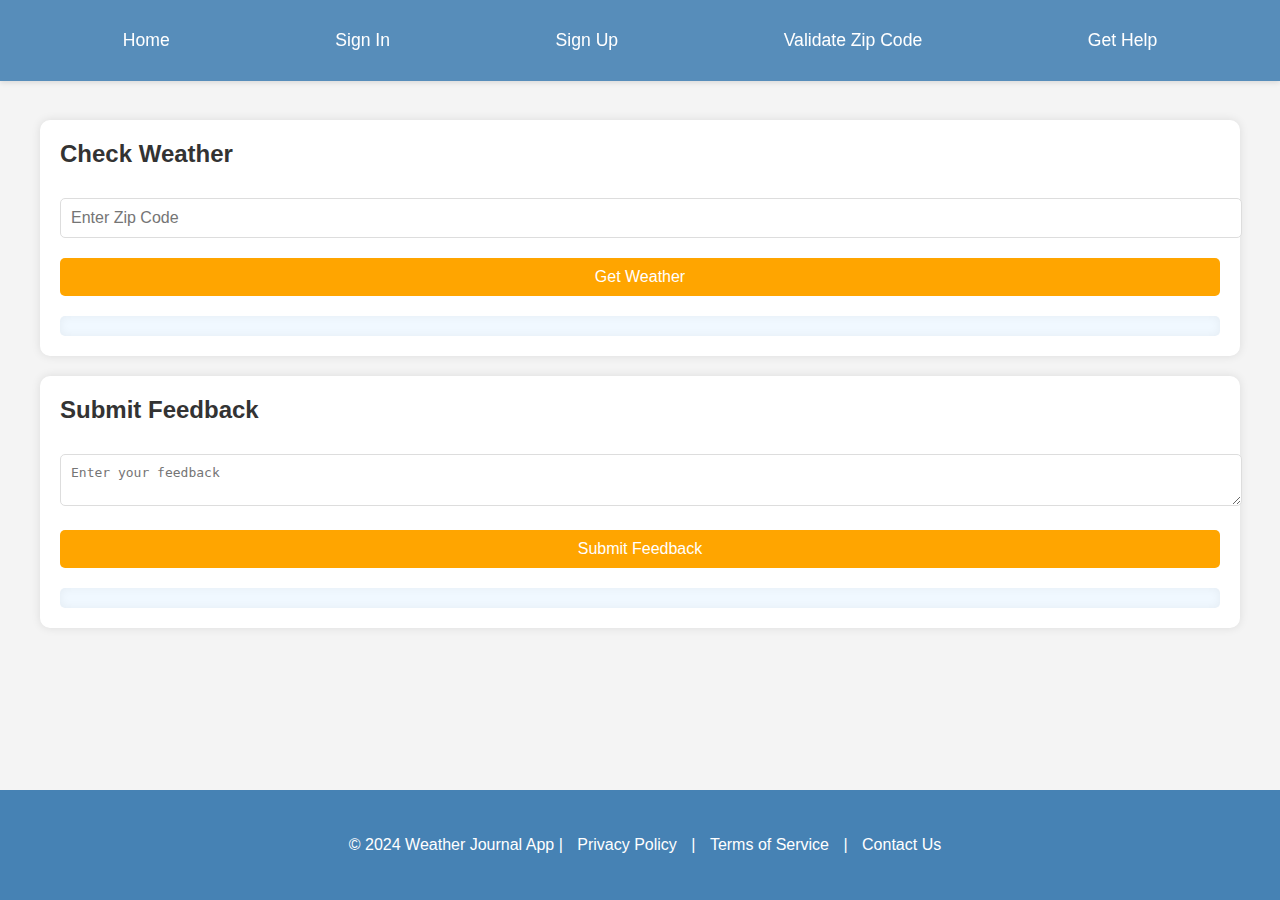
<file: index.html>
<!DOCTYPE html>
<html lang="en">

<head>
    <meta charset="UTF-8">
    <meta name="viewport" content="width=device-width, initial-scale=1.0">
    <title>Weather Journal App</title>
    <link rel="stylesheet" href="index.css">
    <script src="https://code.jquery.com/jquery-3.6.0.min.js"></script>
</head>


<body>
    <header>
        <div class="container">
            <nav>
                <!-- Navigation Links -->
                <a href="#" id="homeLink">Home</a>
                <a href="#" id="signInLink">Sign In</a>
                <a href="#" id="signUpLink">Sign Up</a>
                <a href="#" id="validateZipLink">Validate Zip Code</a>
                <a href="#" id="getHelpLink">Get Help</a>
            </nav>
        </div>
    </header>
    <main>
        <div class="container">
            <div id="content">
                <!-- Home Page -->
                <div id="home" class="page">
                    <!-- Weather Form -->
                    <div class="weather-form">
                        <h2>Check Weather</h2>
                        <input type="text" id="zipCode" placeholder="Enter Zip Code">
                        <button id="getWeather">Get Weather</button>
                        <div id="weatherResult"></div>
                    </div>
                    <!-- Feedback Form -->
                    <div class="feedback-form">
                        <h2>Submit Feedback</h2>
                        <textarea id="feedback" placeholder="Enter your feedback"></textarea>
                        <button id="submitFeedback">Submit Feedback</button>
                        <div id="feedbackResult"></div>
                    </div>
                </div>
                <!-- Sign In Page -->
                <div id="signIn" class="page">
                    <h2>Sign In</h2>
                    <input type="email" id="signInEmail" placeholder="Email">
                    <input type="password" id="signInPassword" placeholder="Password">
                    <button id="signInButton">Sign In</button>
                    <div id="signInResult"></div>
                </div>
                <!-- Sign Up Page -->
                <div id="signUp" class="page">
                    <h2>Sign Up</h2>
                    <input type="text" id="signUpUsername" placeholder="Username">
                    <input type="email" id="signUpEmail" placeholder="Email">
                    <input type="password" id="signUpPassword" placeholder="Password">
                    <button id="signUpButton">Sign Up</button>
                    <div id="signUpResult"></div>
                </div>
                <!-- Validate Zip Code Page -->
                <div id="validateZip" class="page">
                    <h2>Validate Zip Code</h2>
                    <input type="text" id="zipCodeValidate" placeholder="Enter Zip Code">
                    <button id="validateZipButton">Validate</button>
                    <div id="validateZipResult"></div>
                </div>
                <!-- Get Help Page -->
                <div id="getHelp" class="page">
                    <h2>Get Help</h2>
                    <p>To find your zip code, you can:</p>
                    <ul>
                        <li>Check your postal mail.</li>
                        <li>Visit your national postal service website.</li>
                        <li>Ask a neighbor or local business.</li>
                    </ul>
                </div>
            </div>
        </div>
    </main>
    <footer>
        <div class="container">
            <p>&copy; 2024 Weather Journal App | <a href="#">Privacy Policy</a> | <a href="#">Terms of Service</a> | <a
                    href="#">Contact Us</a></p>
        </div>
    </footer>
    <!-- Link to the JavaScript file -->
    <script src="index.js"></script>
</body>

</html>
</file>
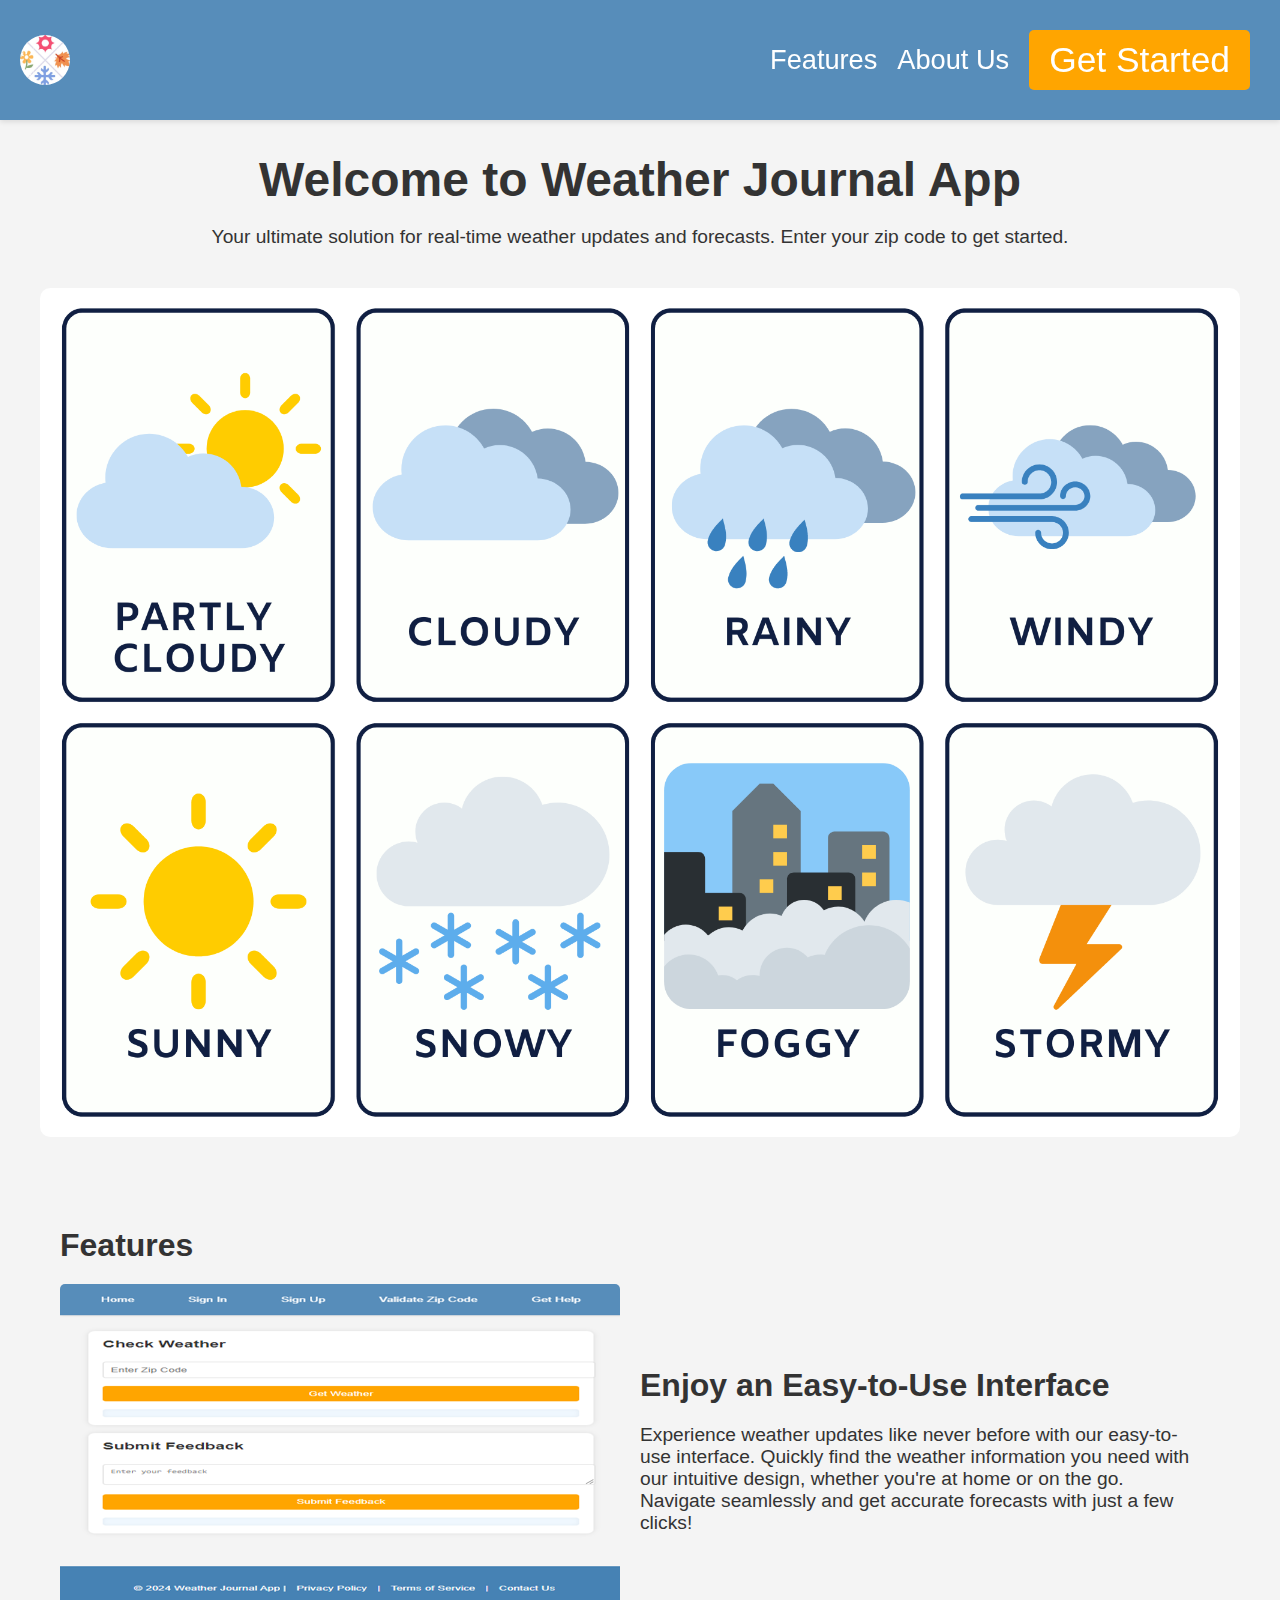
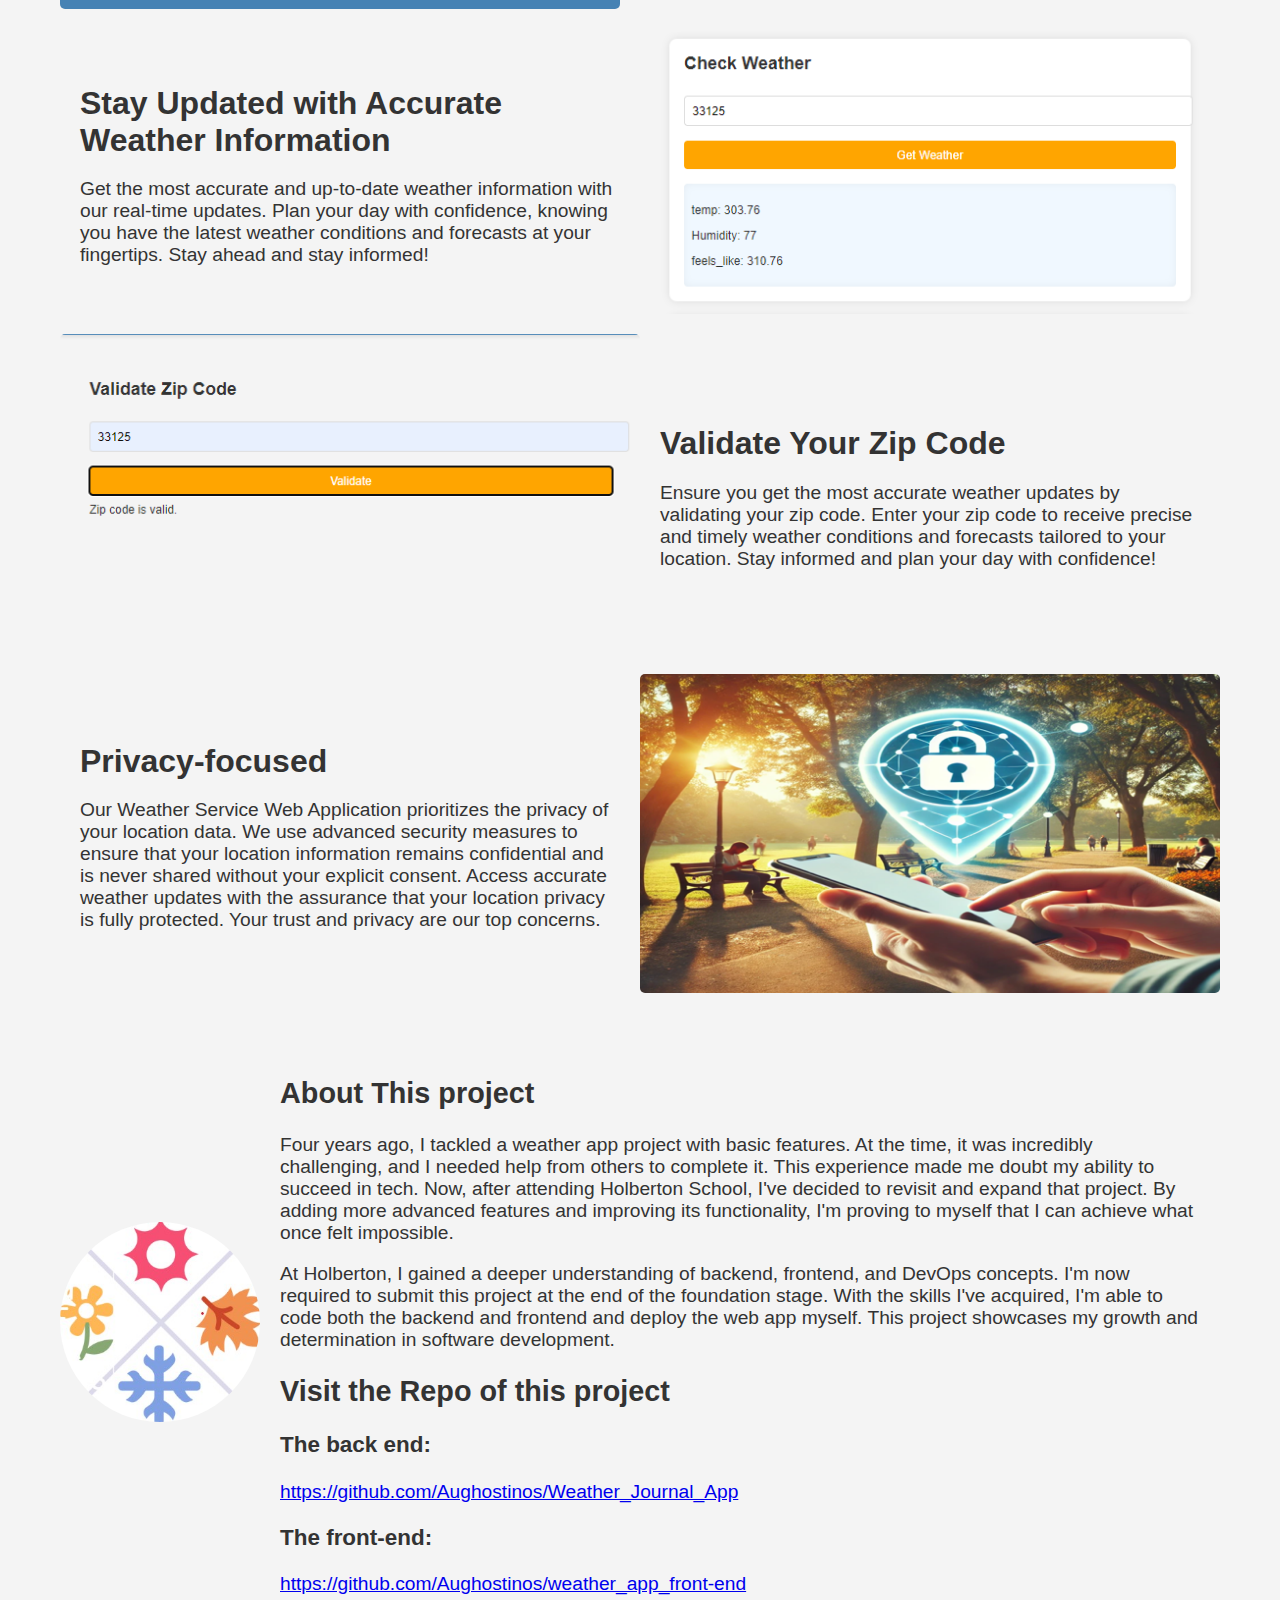
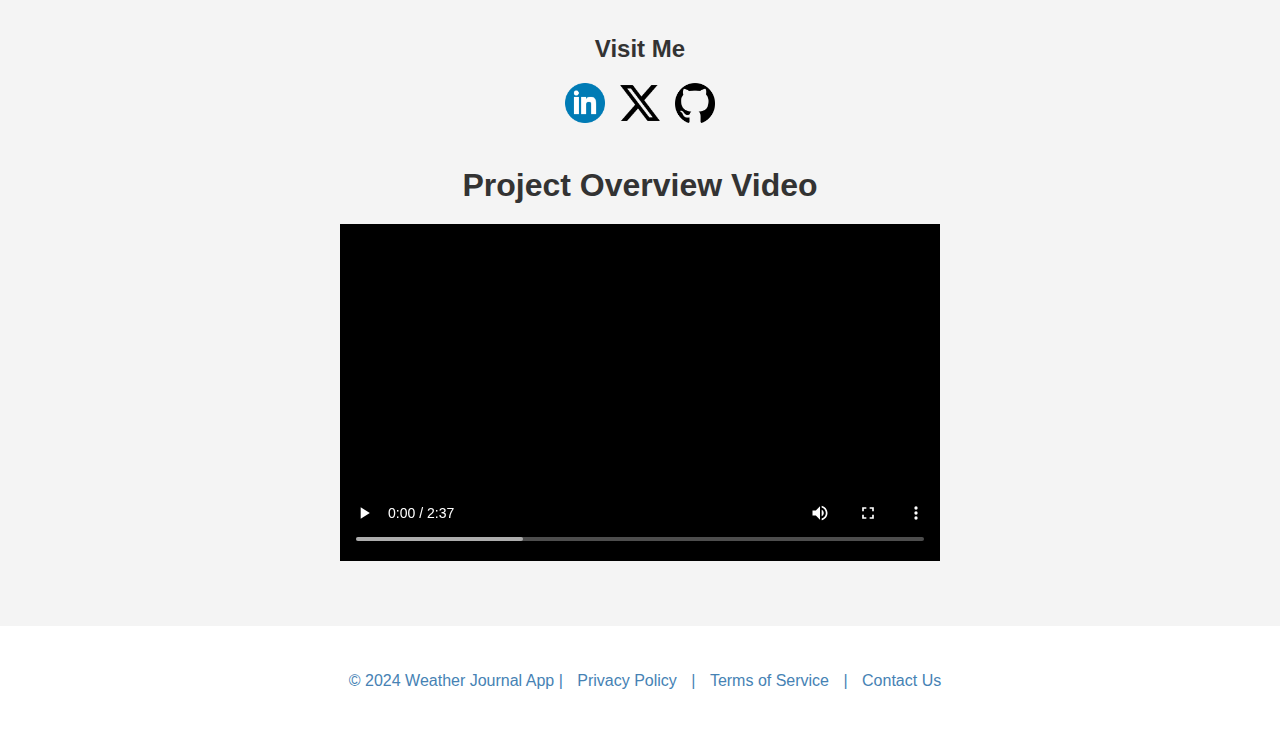
<file: about.html>
<!DOCTYPE html>
<html lang="en">

<head>
    <meta charset="UTF-8">
    <meta name="viewport" content="width=device-width, initial-scale=1.0">
    <title>Weather Journal App - Landing Page</title>
    <link rel="stylesheet" href="./about.css">
</head>

<body>
    <header>
        <div class="container">
            <nav>
                <div class="logo-container">
                    <img src="./images/My_pic.jpg" alt="Weather Journal App Logo">
                </div>
                <!-- Navigation Links -->
                <a href="#features">Features</a>
                <a href="#about">About Us</a>
                <a href="https://aughostinos.github.io/weather_app_front-end">
                    <button id="getStartedButton">Get Started</button>
                </a>
            </nav>
        </div>
    </header>
    <main>
        <div class="container landing">
            <div class="intro">
                <h1>Welcome to Weather Journal App</h1>
                <p>Your ultimate solution for real-time weather updates and forecasts. Enter your zip code to get
                    started.</p>
            </div>
            </dev>
            <div class="banner">
                <img src="./images/banner.png" alt="Weather Journal App Banner">
            </div>
            <!-- Features Section -->
            <div class="container landing">
                <section>

                    <div class="features" id="features">
                        <h2>Features</h2>
                        <!-- Feature Block 1 -->
                        <div class="feature-block left">
                            <img src="./images/easy_use.png" alt="Easy to use interface">
                            <div class="feature-text">
                                <h2>Enjoy an Easy-to-Use Interface</h2>
                                <p>Experience weather updates like never before with our easy-to-use interface. Quickly
                                    find
                                    the
                                    weather information you need with our intuitive design, whether you're at home or on
                                    the
                                    go.
                                    Navigate seamlessly and get accurate forecasts with just a few clicks!</p>
                            </div>
                        </div>
                        <!-- Feature Block 2 -->
                        <div class="feature-block right">
                            <img src="./images/realtime_weather.png" alt="Real-time weather updates">
                            <div class="feature-text">
                                <h2>Stay Updated with Accurate Weather Information</h2>
                                <p>Get the most accurate and up-to-date weather information with our real-time updates.
                                    Plan
                                    your
                                    day with confidence, knowing you have the latest weather conditions and forecasts at
                                    your
                                    fingertips. Stay ahead and stay informed!</p>
                            </div>
                        </div>
                        <!-- Feature Block 3 -->
                        <div class="feature-block left">
                            <img src="./images/validate_zipcode.png" alt="Validate Zip Code">
                            <div class="feature-text">
                                <h2>Validate Your Zip Code</h2>
                                <p>Ensure you get the most accurate weather updates by validating your zip code. Enter
                                    your
                                    zip code
                                    to receive precise and timely weather conditions and forecasts tailored to your
                                    location. Stay
                                    informed and plan your day with confidence!</p>
                            </div>
                        </div>
                        <!-- Feature Block 4 -->
                        <div class="feature-block right">
                            <img src="./images/privacy.png" alt="Privacy-focused">
                            <div class="feature-text">
                                <h2>Privacy-focused</h2>
                                <p>Our Weather Service Web Application prioritizes the privacy of your location data. We
                                    use
                                    advanced security measures to ensure that your location information remains
                                    confidential
                                    and is
                                    never shared without your explicit consent. Access accurate weather updates with the
                                    assurance
                                    that your location privacy is fully protected. Your trust and privacy are our top
                                    concerns.</p>
                            </div>
                        </div>
                    </div>
                </section>
                <!-- About Section -->
                <section>
                    <div class="about" id="about">

                        <div class="about-image">
                            <img src="./images/My_pic.jpg" alt="Your Photo">
                        </div>
                        <div class="about-text">
                            <h2>About This project</h2>
                            <p>
                                Four years ago, I tackled a weather app project with basic features. At the time, it was
                                incredibly challenging, and I needed help from others to complete it. This experience
                                made me doubt my ability to succeed in tech. Now, after attending Holberton School, I've
                                decided to revisit and expand that project. By adding more advanced features and
                                improving its functionality, I'm proving to myself that I can achieve what once felt
                                impossible.
                            </p>
                            <p>
                                At Holberton, I gained a deeper understanding of backend, frontend, and DevOps concepts.
                                I'm now required to submit this project at the end of the foundation stage. With the
                                skills I've acquired, I'm able to code both the backend and frontend and deploy the web
                                app myself. This project showcases my growth and determination in software development.
                            </p>
                            <h2>Visit the Repo of this project</h2>
                            <h3>The back end:</h3>
                            <a
                                href="https://github.com/Aughostinos/Weather_Journal_App">https://github.com/Aughostinos/Weather_Journal_App</a>
                            <h3>The front-end:</h3>
                            <a
                                href="https://github.com/Aughostinos/weather_app_front-end">https://github.com/Aughostinos/weather_app_front-end</a>

                        </div>
                    </div>
                    <!-- Social Media Links -->
                    <div class="social_text">
                        <h2>Visit Me</h2>
                    </div>
                    <div class="social-icons">
                        <a href="https://www.linkedin.com/in/augustinosnabil" target="_blank"><img
                                src="./images/linkedin.webp" alt="LinkedIn"></a>
                        <a href="https://x.com/AugustinosNabil" target="_blank"><img src="./images/x_icon.webp"
                                alt="Twitter"></a>
                        <a href="https://github.com/Aughostinos" target="_blank"><img src="./images/github.png"
                                alt="GitHub"></a>
                    </div>
                    <!-- Project Overview Video -->
                    <div class="video-section">
                        <h2>Project Overview Video</h2>
                        <video width="600" controls>
                            <source src="images/my_app.mp4" type="video/mp4">
                            Your browser does not support the video tag.
                        </video>
                    </div>
            </div>
            </section>
        </div>
    </main>
    <footer>
        <div class="container">
            <p>&copy; 2024 Weather Journal App | <a href="#">Privacy Policy</a> | <a href="#">Terms of Service</a> | <a
                    href="#">Contact Us</a></p>
        </div>
    </footer>
</body>

</html>
</file>
<file: index.css>
body {
    font-family: 'Roboto', Arial, sans-serif;
    background-color: #f4f4f4;
    margin: 0;
    padding: 0;
    color: #333;
}


.container {
    max-width: 1200px;
    margin: 0 auto;
    padding: 20px;
}

header {
    position: fixed;
    top: 0;
    width: 100%;
    background: rgba(70, 130, 180, 0.9);
    color: white;
    padding: 10px 0;
    box-shadow: 0 2px 5px rgba(0, 0, 0, 0.1);
}

header nav {
    display: flex;
    justify-content: space-around;
    align-items: center;
}

header nav a {
    color: white;
    text-decoration: none;
    margin: 0 10px;
    font-size: 1.1em;
}

header nav a:hover {
    text-decoration: underline;
}

header input {
    padding: 5px;
    border: none;
    border-radius: 5px;
    width: 40%;
}

main {
    margin-top: 80px;
    padding: 20px;
}

.weather-form,
.feedback-form {
    background: white;
    padding: 20px;
    border-radius: 10px;
    box-shadow: 0 0 10px rgba(0, 0, 0, 0.1);
    margin-bottom: 20px;
}

.weather-form h2,
.feedback-form h2 {
    margin-top: 0;
}

input,
textarea,
button {
    width: 100%;
    padding: 10px;
    margin: 10px 0;
    border-radius: 5px;
    border: 1px solid #ddd;
    font-size: 1em;
}

button {
    background-color: #ffa500;
    color: white;
    border: none;
    cursor: pointer;
    transition: background-color 0.3s ease;
}

button:hover {
    background-color: #ff8c00;
}

#weatherResult,
#feedbackResult {
    margin-top: 10px;
    padding: 10px;
    background: #f0f8ff;
    border-radius: 5px;
    box-shadow: inset 0 0 10px rgba(0, 0, 0, 0.05);
}

footer {
    background: #4682b4;
    color: white;
    padding: 10px;
    text-align: center;
    position: fixed;
    width: 100%;
    bottom: 0;
}

footer a {
    color: white;
    text-decoration: none;
    margin: 0 10px;
}

footer a:hover {
    text-decoration: underline;
}

.page {
    display: none;
}

#home.active,
#signIn.active,
#signUp.active,
#validateZip.active,
#getHelp.active {
    display: block;
}
</file>
<file: about.css>
html {
    scroll-behavior: smooth;
}

body {
    font-family: 'Roboto', Arial, sans-serif;
    background-color: #f4f4f4;
    margin: 0;
    padding: 0;
    color: #333;
}

.container {
    max-width: 1400px;
    margin: 0 auto;
    padding: 20px;
}

header {
    position: fixed;
    top: 0;
    width: 100%;
    background: rgba(70, 130, 180, 0.9);
    color: white;
    padding: 10px 0;
    box-shadow: 0 2px 5px rgba(0, 0, 0, 0.1);
}

header nav {
    display: flex;
    justify-content: space-around;
    align-items: center;
}

header nav a {
    color: white;
    text-decoration: none;
    margin: 0 10px;
    font-size: 1.7em;
}

.logo-container {
    display: flex;
    align-items: center;
    margin-right: auto;
}

.logo-container img {
    width: 50px;
    height: 50px;
    border-radius: 50%;
    object-fit: cover;
}

header button {
    background-color: #ffa500;
    color: white;
    border: none;
    cursor: pointer;
    padding: 10px 20px;
    font-size: 1.3em;
    border-radius: 5px;
    transition: background-color 0.3s ease;
}

header button:hover {
    background-color: #ff8c00;
}

main {
    margin-top: 80px;
    padding: 20px;
}

.banner {
    width: 100%;
    text-align: center;
    margin-bottom: 40px;
}

.banner img {
    width: 100%;
    height: auto;
    border-radius: 10px;
}


.landing {
    text-align: center;
}

.intro {
    margin-bottom: 40px;
}

.intro h1 {
    font-size: 3em;
    margin-bottom: 10px;
}

.intro p {
    font-size: 1.2em;
    margin-bottom: 20px;
}

.features {
    text-align: left;
    margin: 0 auto;
    max-width: 100%;
}

.features h2 {
    text-align: left;
    font-size: 2em;
    margin-bottom: 20px;
}

.feature-block {
    display: flex;
    align-items: center;
    margin-bottom: 20px;
}

.feature-block img {
    width: 50%;
    height: auto;
    border-radius: 5px;
}

.feature-block.left {
    flex-direction: row;
}

.feature-block.right {
    flex-direction: row-reverse;
}

.feature-text {
    width: 50%;
    padding: 20px;
}

.feature-text h2 {
    font-size: 2em;
    margin-bottom: 10px;
}

.feature-text p {
    font-size: 1.2em;
}

.about {
    display: flex;
    align-items: center;
    margin-top: 40px;
    text-align: left;
    font-size: 1.2em;
}

.about-text {
    flex: 1;
    padding: 20px;
}

.about {
    display: flex;
    align-items: center;
    margin-top: 40px;
    text-align: left;
}

.about-image {
    flex: 0 0 200px;
    text-align: center;
}

.about-image img {
    width: 200px;
    height: 200px;
    border-radius: 50%;
    object-fit: cover;
}

.about-text {
    flex: 1;
    padding-left: 20px;
}

.social-icons {
    margin-top: 20px;
    display: flex;
    justify-content: center;
    gap: 15px;
}

.social-icons img {
    width: 40px;
    height: 40px;
}

.social_text h2 {
    text-align: center;
}

footer {
    background: white;
    color: #4682b4;
    padding: 10px;
    text-align: center;
    width: 100%;
    bottom: 0;
}

.video-section {
    text-align: center;
    margin-top: 40px;
}

.video-section h2 {
    font-size: 2em;
    margin-bottom: 20px;
}

.video-section video {
    max-width: 100%;
    height: auto;
}

footer a {
    color: #4682b4;
    text-decoration: none;
    margin: 0 10px;
}

footer a:hover {
    text-decoration: underline;
}
</file>
